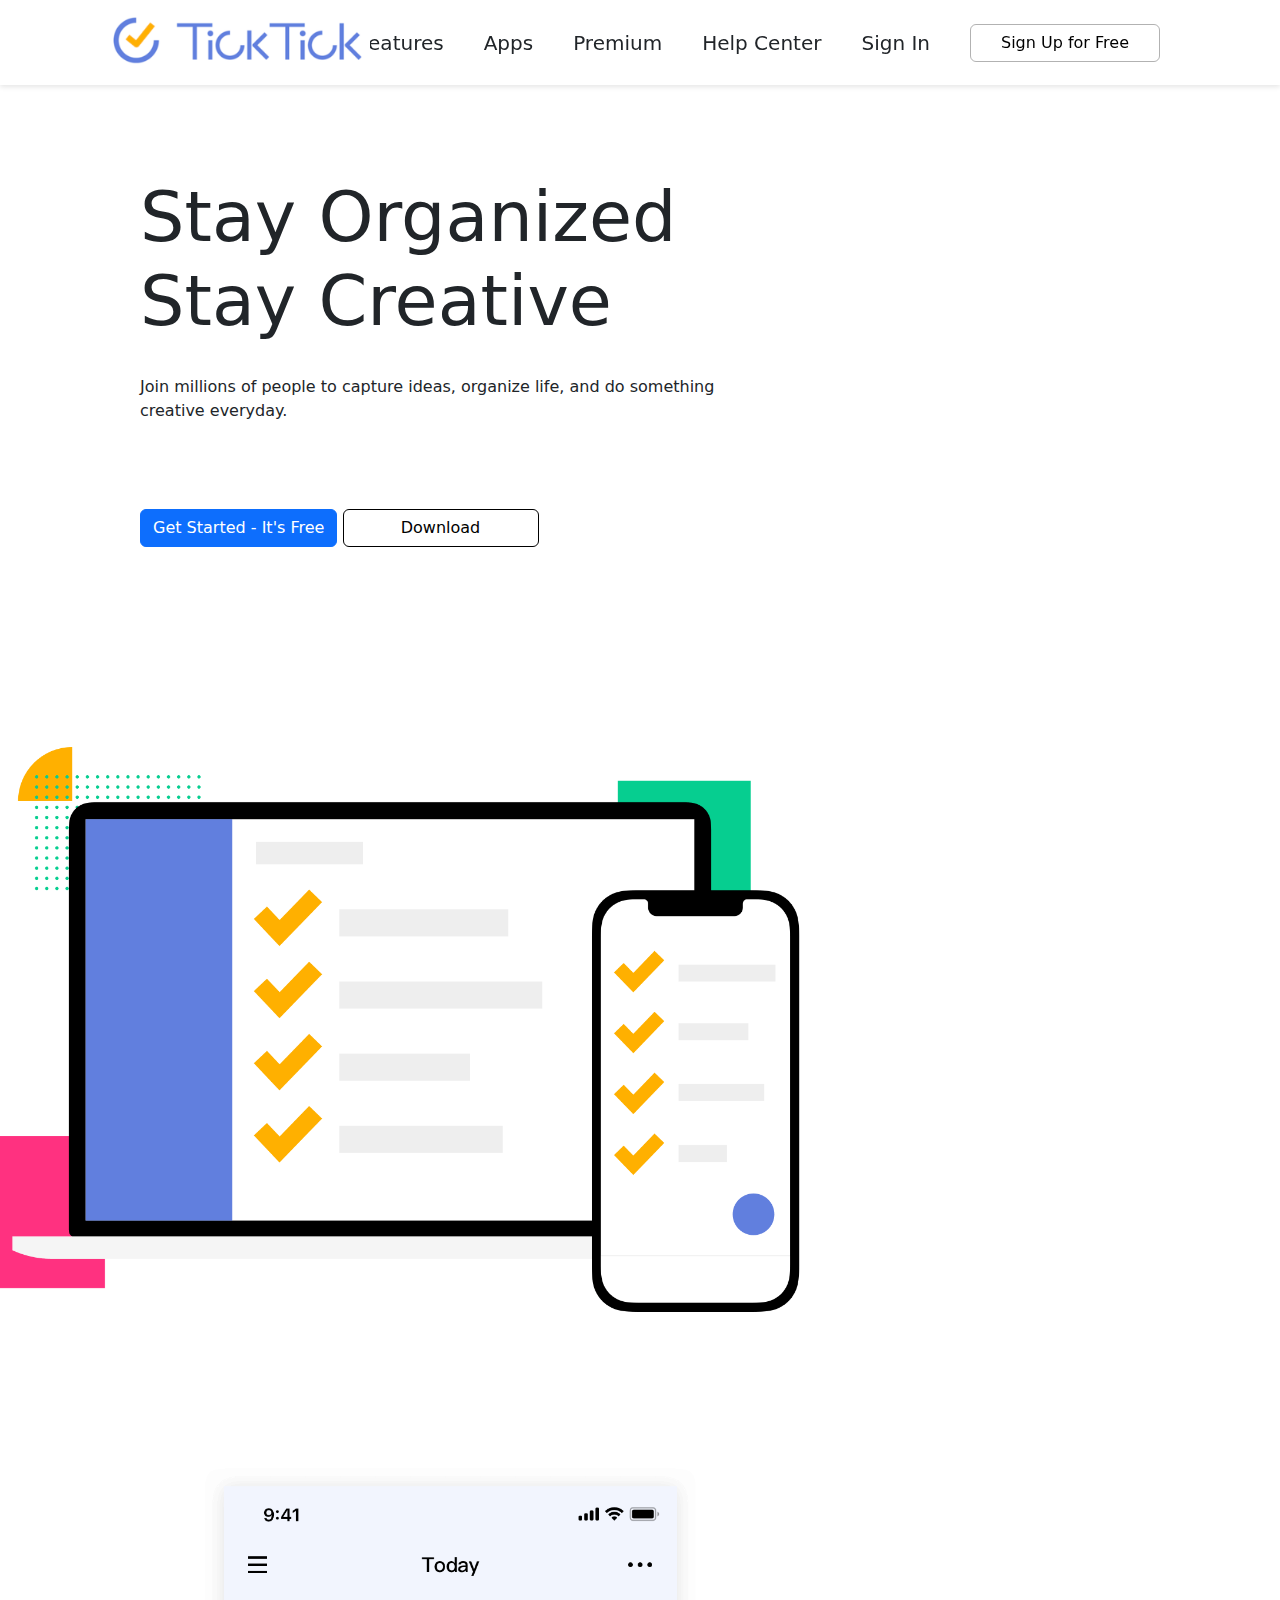
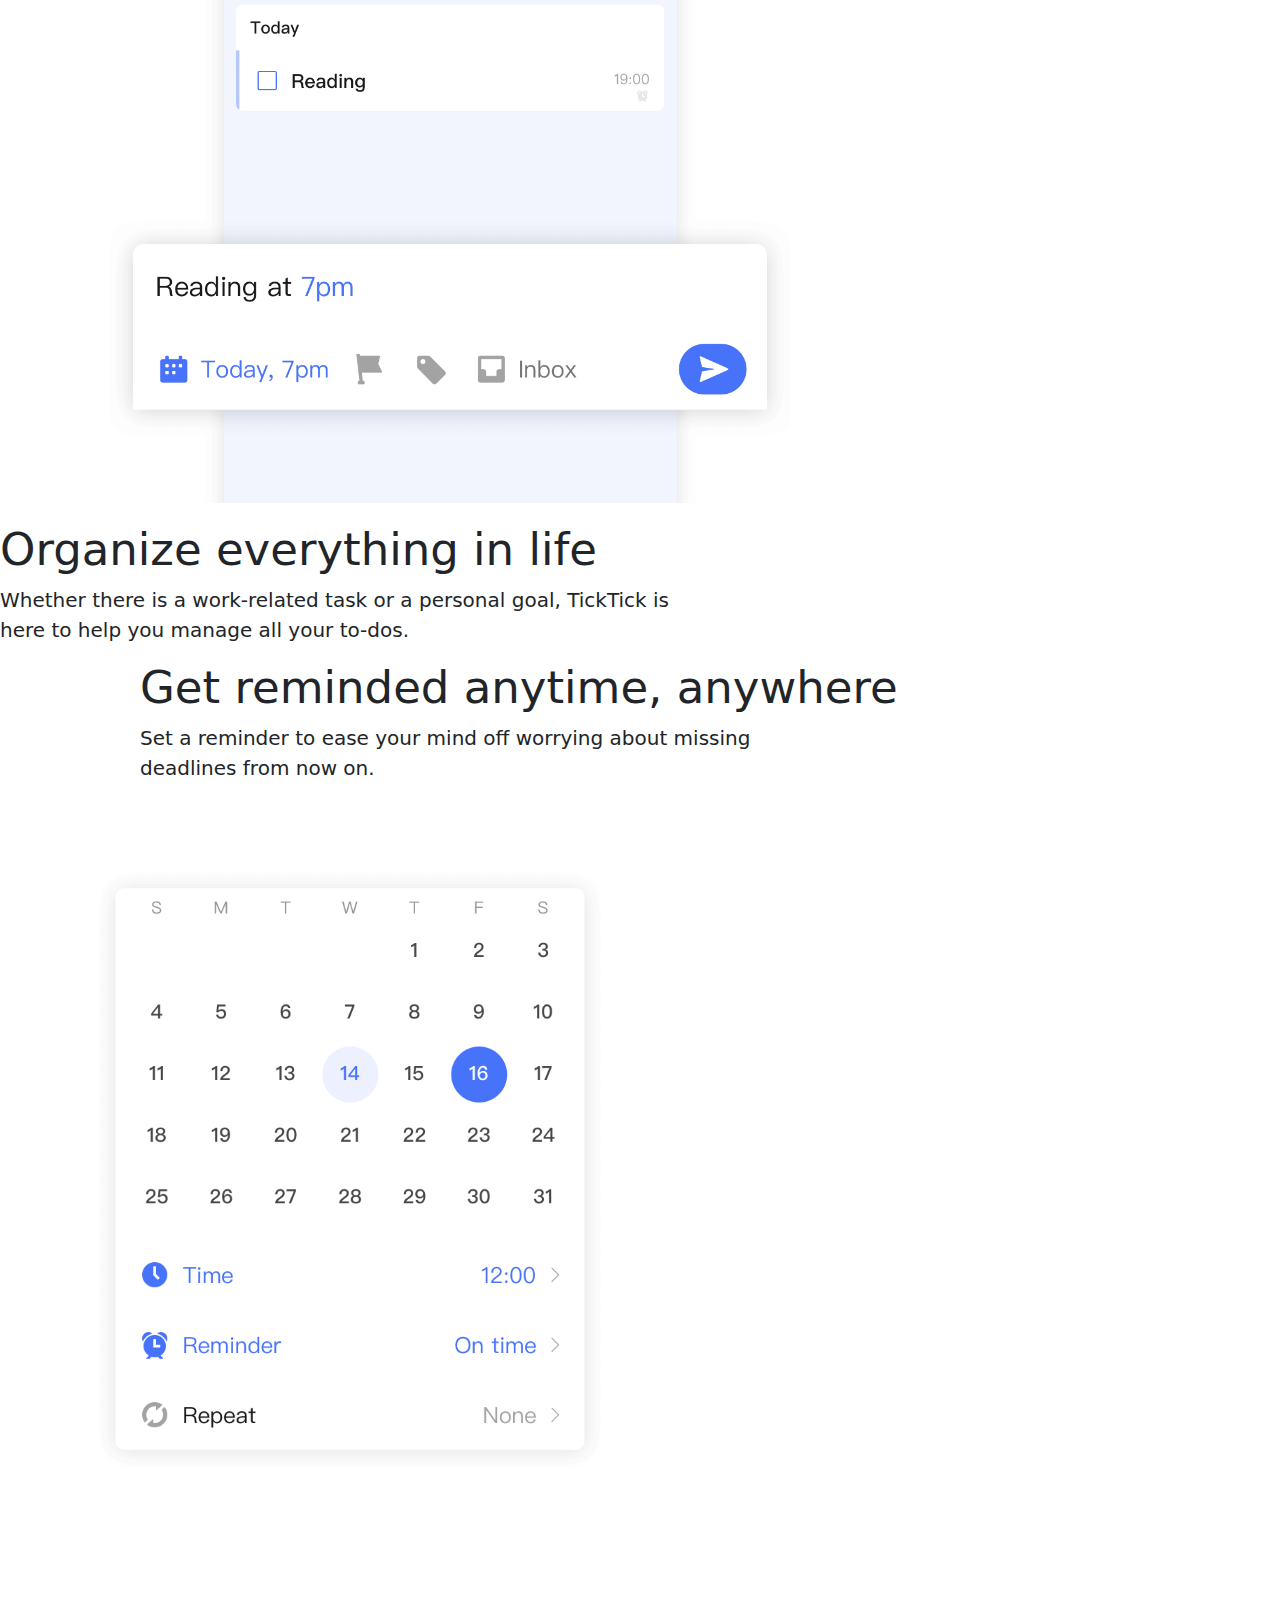
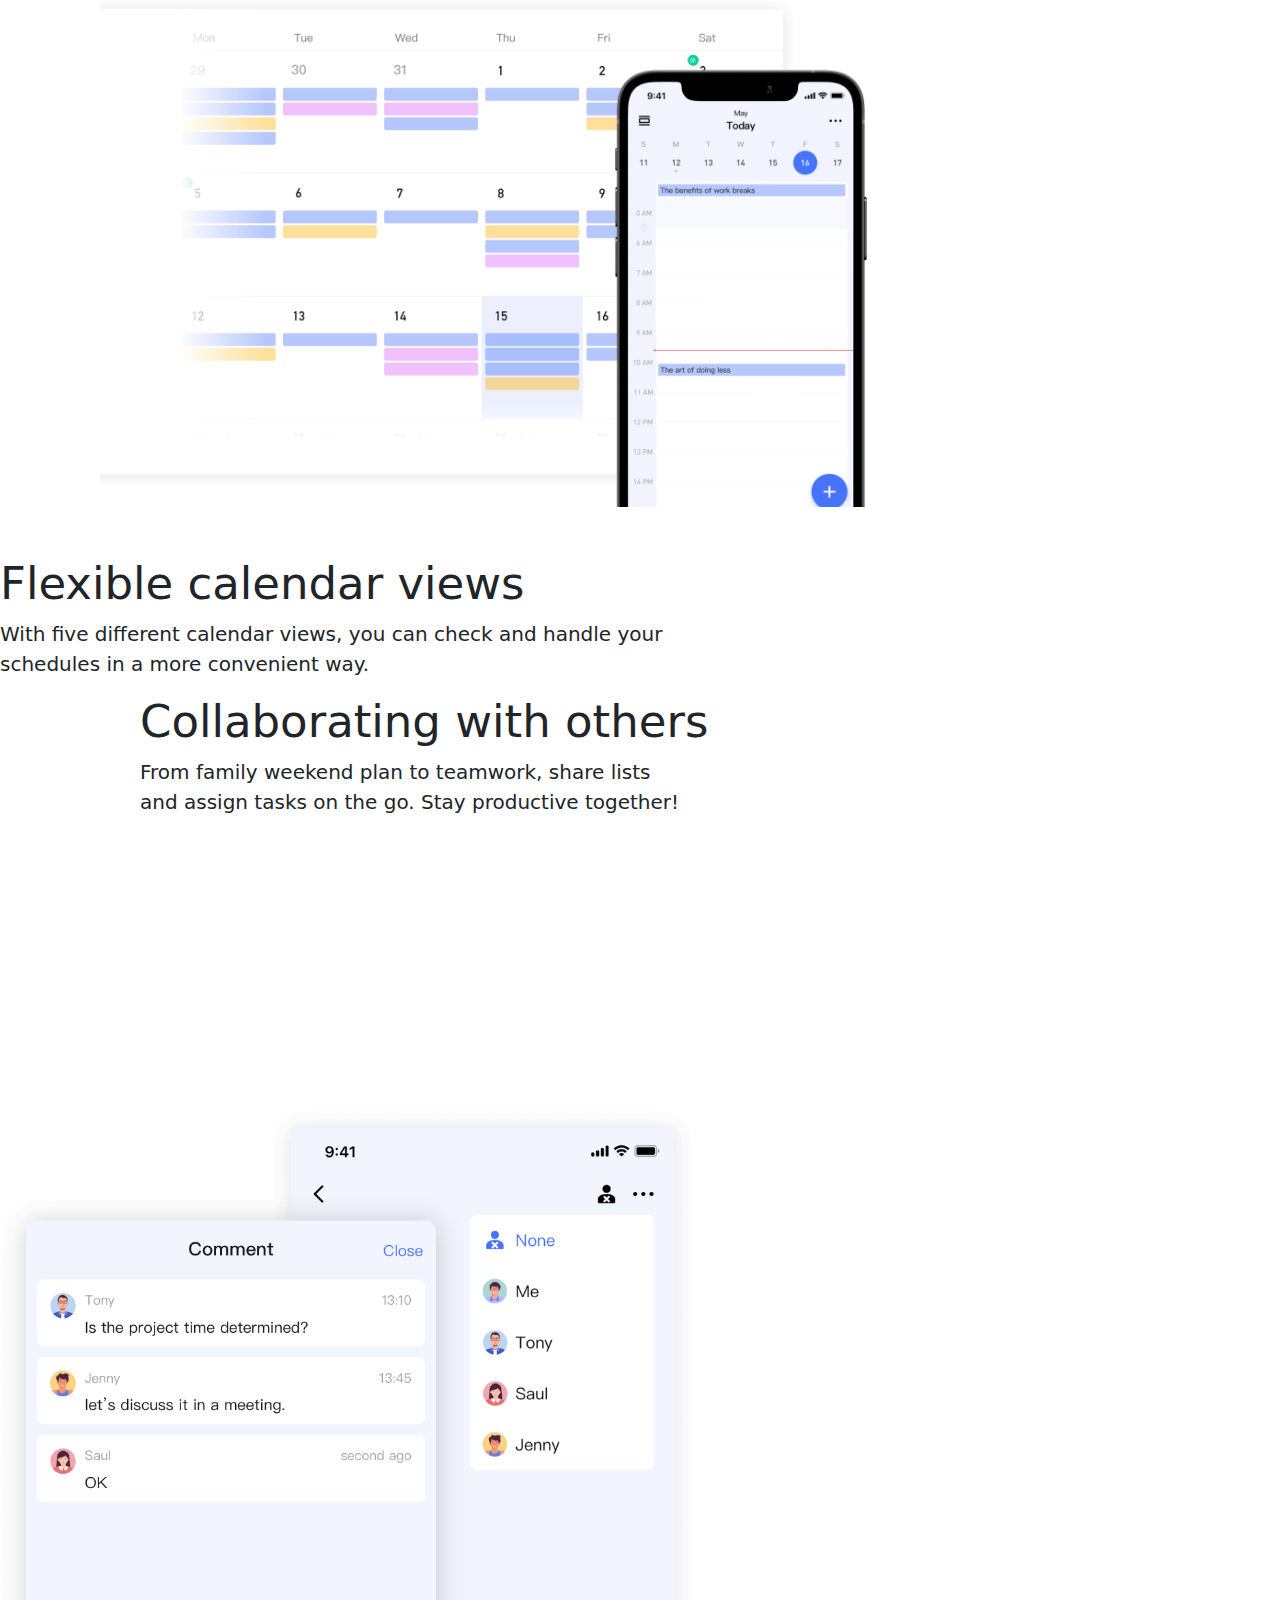
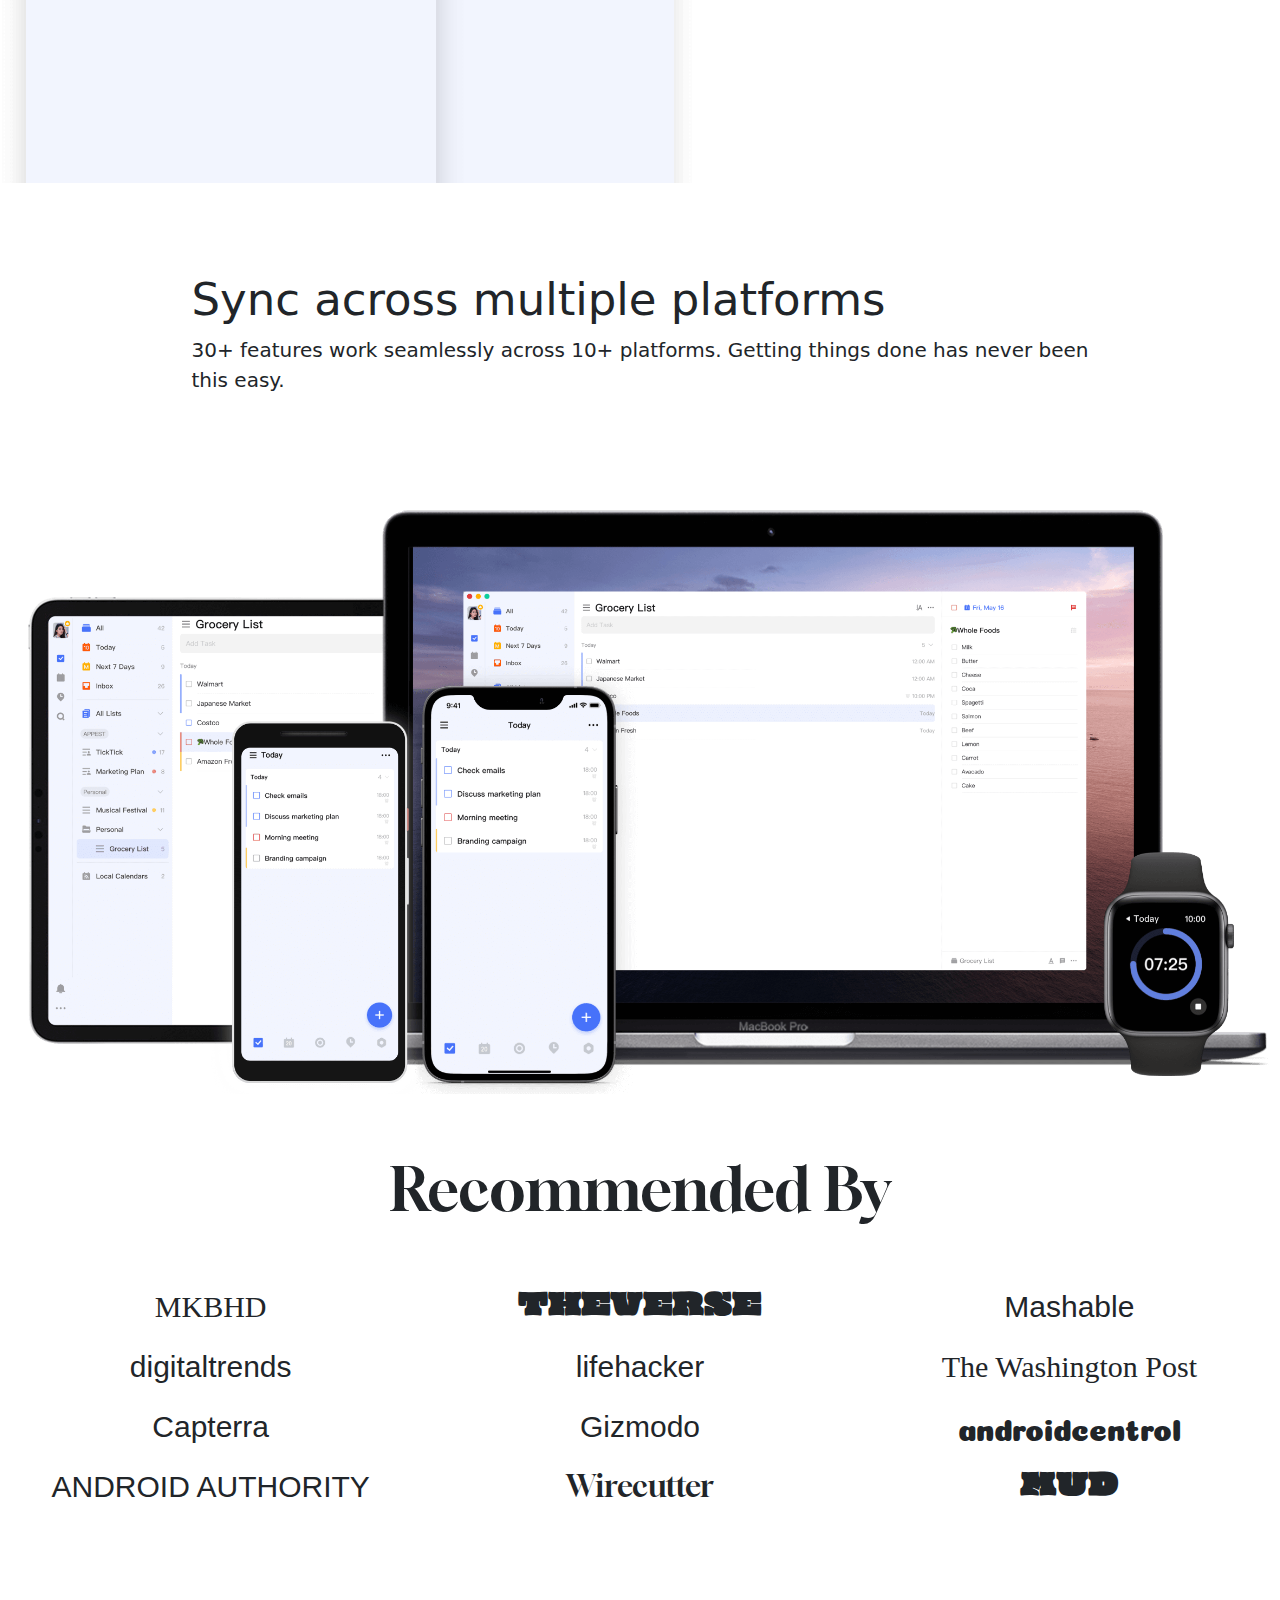
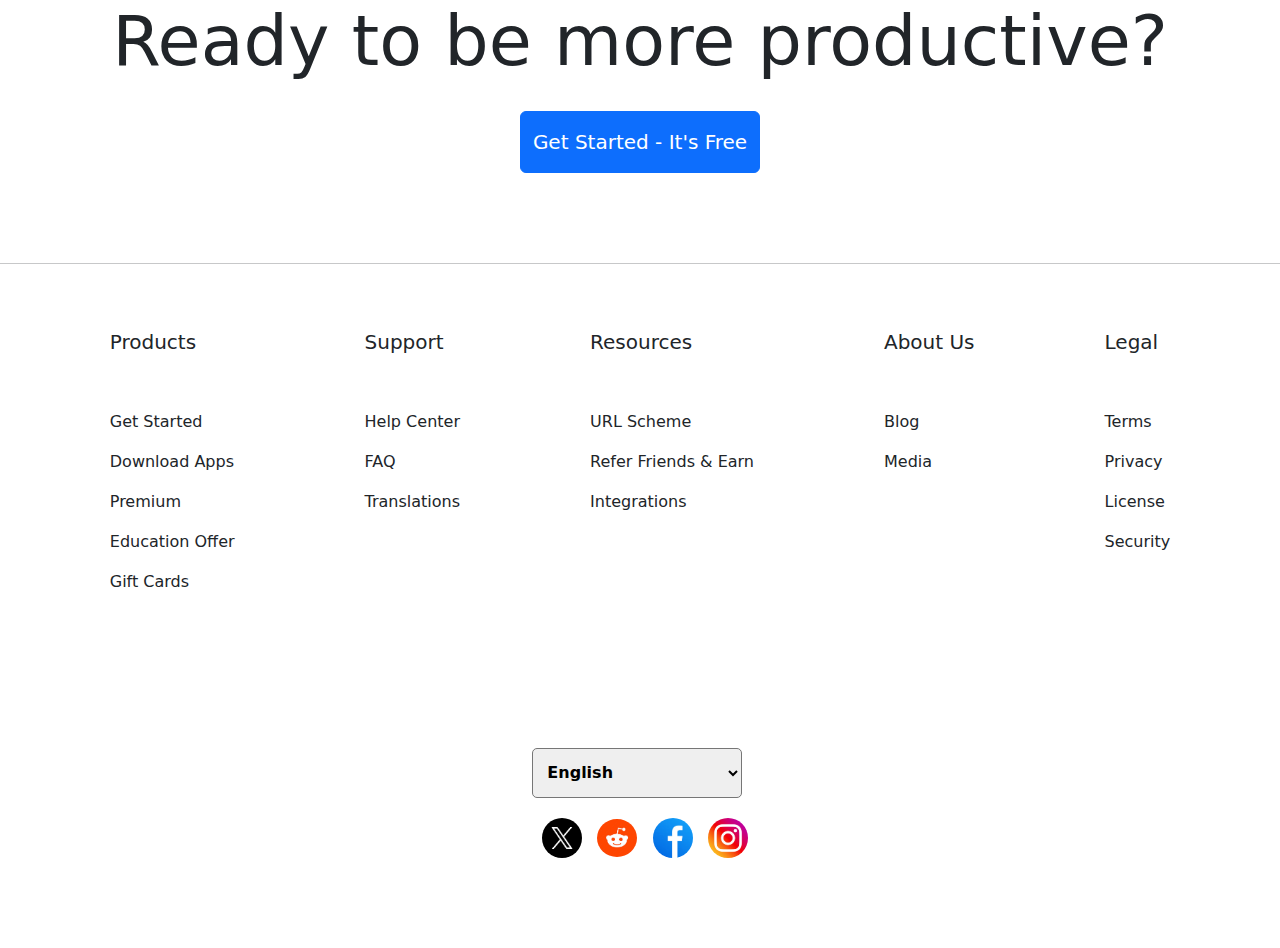
<file: index.html>
<!DOCTYPE html>
<html lang="en">
<head>
    <meta charset="UTF-8">
    <meta name="viewport" content="width=device-width, initial-scale=1.0">
    <title>TickTick</title>
    <link rel="stylesheet" href="style.css">
    <link href="https://cdn.jsdelivr.net/npm/bootstrap@5.3.3/dist/css/bootstrap.min.css" rel="stylesheet" integrity="sha384-QWTKZyjpPEjISv5WaRU9OFeRpok6YctnYmDr5pNlyT2bRjXh0JMhjY6hW+ALEwIH" crossorigin="anonymous">
    <style>
        @import url('https://fonts.googleapis.com/css2?family=Coiny&display=swap');
        @import url('https://fonts.googleapis.com/css2?family=Gloock&display=swap');
        @import url('https://fonts.googleapis.com/css2?family=Oi&display=swap');
        @import url('https://fonts.googleapis.com/css2?family=Black+Han+Sans&family=Oi&display=swap');
        @import url('https://fonts.googleapis.com/css2?family=Black+Han+Sans&family=Oi&family=Rubik+Mono+One&display=swap');
        @import url('https://fonts.googleapis.com/css2?family=Black+Han+Sans&family=Oi&family=Oleo+Script+Swash+Caps:wght@400;700&family=Rubik+Mono+One&display=swap');
    </style>
</head>
<body>
<!-- Title Body -->
    <div class="NavBar"  >
        <div ><img src="images/logo.png" alt="website logo"></div>
        <div>Features</div>
        <div>Apps</div>
        <div>Premium</div>
        <div>Help Center</div>
        <div>Sign In</div>
        <div style="margin-right: 120px;"><button  style="border: 1px solid rgba(0, 0, 0, 0.3);color:black; min-width: 190px; min-height: 27px" type="button" class="btn btn-outline-light">Sign Up for Free</button></div>
    </div>
    
<!-- Heading -->
    <div class="heading">
            <div class="head1">
                <h1>Stay Organized <br/>Stay Creative</h1>
                <br
                <p>Join millions of people to capture ideas, organize life, and do something <br/>creative everyday.</p> 
            <div class="btns">
                <a  href="login.html"><button style="min-width: 196px;min-height: 27px;" type="button" class="btn btn-primary">Get Started - It's Free</button></a>
                <button  style="border: 1px solid black;color:black; min-width: 196px; min-height: 27px" type="button" class="btn btn-outline-light">Download</button>
            </div>   
            </div>
            <div class="head2">
                <img class="imghead"src="images/header.png" alt="header image">
            </div>
    </div>

<!-- First sub heading -->
    <div class="headSub1">
        <div>
            <img src="images/feature-1.png" alt="feature 1">
        </div>
        <div >
            <h2 style="font-size: 45px;">
                Organize everything in life
            </h2>
            <p style="font-size: 20px;">
                Whether there is a work-related task or a personal goal, TickTick is <br>here to help you manage all your to-dos.
            </p>
        </div>

    </div>

<!-- Second sub heading -->
  <div class="headSub2">
        <div>
            <h2 style="font-size: 45px;margin-left: 140px;">
                Get reminded anytime, anywhere
            </h2>
            <p style="font-size: 20px;margin-left: 140px;">
                Set a reminder to ease your mind off worrying about missing <br/> deadlines from now on.
            </p>
        </div>    
        <div>
            <img src="images/feature-2.png" alt="feature 2">
        </div>
    </div>

<!-- Third sub heading -->
    <div class="headSub3">
        <div>
            <img src="images/feature-3.png" alt="feature 3">
        </div>
        <div >
            <h2 style="font-size: 45px;">
                Flexible calendar views
            </h2>
            <p style="font-size: 20px;">
                With five different calendar views, you can check and handle your <br>schedules in a more convenient way.  </p>
        </div>
    </div>

<!-- Fourth sub heading -->
    <div class="headSub4">
        <div>
            <h2 style="font-size: 45px;margin-left: 140px;">
                Collaborating with others
            </h2>
            <p style="font-size: 20px;margin-left: 140px;">
                From family weekend plan to teamwork, share lists <br>and assign tasks on the go. Stay productive together!  </p>
        </div>    
        <div>
            <img src="images/feature-4.png" alt="feature 4">
        </div>
    </div>

<!-- Fifth sub heading -->
    <div class="headSub5">
        <div >
            <h2 style="font-size: 45px;margine-left: 10px;">
                Sync across multiple platforms
            </h2>
            <p style="font-size: 20px;">
                30+ features work seamlessly across 10+ platforms. Getting things done has never been <br>this easy.  </p>
        </div>
        <div>
            <img src="images/feature-more.png" alt="feature more">
        </div>

    </div>

<!-- hidden para -->
    <!-- <div><p class="hiddenpara" style="display: none;font-family:Impact, Haettenschweiler, 'Arial Narrow Bold', sans-serif">This is hidden initially</p></div> -->
    <div class="recommendation">
        <div class="recommend" style="font-family: 'Gloock', cursive;">Recommended By</div>
        <div class="Refered">            
                <div class="1" style="font-size: 30px;font-family: 'Rubik+Mono+One', cursive;">MKBHD</div>
                <div class="2" style="font-size: 30px;font-color: Black+Han+Sans;font-family:Oi, cursive;">THEVERSE</div>
                <div class="3" style="font-size: 30px;font-family:'Franklin Gothic Medium', 'Arial Narrow', Arial, sans-serif">Mashable</div>
                <div class="4" style="font-size: 30px;font-family:'Gill Sans', 'Gill Sans MT', Calibri, 'Trebuchet MS', sans-serif">digitaltrends</div>
                <div class="5"style="font-size: 30px;font-family:'Lucida Sans', 'Lucida Sans Regular', 'Lucida Grande', 'Lucida Sans Unicode', Geneva, Verdana, sans-serif">lifehacker</div>
                <div class="6" style="font-size: 30px;font-family:'Times New Roman', Times, serif">The Washington Post</div>
                <div class="7" style="font-size: 30px;font-family:'Segoe UI', Tahoma, Geneva, Verdana, sans-serif">Capterra</div>
                <div class="8" style="font-size: 30px;font-family:'Trebuchet MS', 'Lucida Sans Unicode', 'Lucida Grande', 'Lucida Sans', Arial, sans-serif">Gizmodo</div>
                <div class="9" style="font-size: 30px ; font-family: 'Coiny', cursive;">androidcentrol</div>
                <div class="10" style="font-size: 30px;font-family:Impact, Haettenschweiler, 'Arial Narrow Bold', sans-serif">ANDROID AUTHORITY</div>
                <div class="11" style="font-size: 30px;font-family: 'Gloock', cursive;">Wirecutter</div>    
                <div class="12" style="font-size: 30px;font-family: 'Oi', cursive;">MUD</div>                    </div>
    </div>

<!-- sisxt sub heading -->
    <div class="headSub6">
        <div >
            <h2 style="font-size: 70px;">
                Ready to be more productive?
            </h2>
        </div>
        <div>
            <button style="min-width: 230px;min-height: 30px;padding-top: 15px;padding-bottom: 15px;font-size: 20px" type="button" class="btn btn-primary">Get Started - It's Free</button>
        </div>
    </div>
<hr/>
<!-- Footer -->
    <div class="footer">
        <div class="foot1">
            <p><h5>Products</h5><br/>
                Get Started<br/>
                Download Apps<br/>
                Premium<br/>
                Education Offer<br/>
                Gift Cards<br/>
            </p>
        </div>
        <div class="foot2">
            <p><h5>Support</h5><br/>
                Help Center<br/>
                FAQ<br/>
                Translations<br/>
            </p>
        </div>
        <div class="foot3">
            <p><h5>Resources</h5><br/>
                URL Scheme<br/>
                Refer Friends & Earn<br/>
                Integrations<br/>
            </p>
        </div>
        <div class="foot4">
            <p><h5>About Us</h5><br/>
                Blog<br/>
                Media<br/>
            </p>
        </div>
        <div class="foot5">
        <p><h5>Legal</h5><br/>
            Terms<br/>
            Privacy<br/>
            License<br/>
            Security<br/>
        </p>
        </div>
        <div class="foot6">
            <div>
                <select id="language-picker" onchange="setLanguage()" style="font-weight: bold;">
                    <option value="en">English</option>
                    <option value="es">Spanish</option>
                    <option value="fr">French</option>
                    <option value="de">German</option>
                </select>
            </div>
            <div class="logo">
                <img src="images/xlogo 2.png" alt="x logo">
                <img src="images/reddit logo1.png" alt="reddit logo">
                <img src="images/fb1.png" alt="facebook logo">
                <img src="images/instagram1.png" alt="instagram logo">
            </div>             
        </div>
    </div>

    

</body>
</html>
</file>
<file: style.css>
.NavBar {
    display: flex;
    flex-direction: row;
    justify-content: end;
    gap: 40px;
    font-size: 20px;
    margin-right: 120px; /* Right margin set to 120px */
    height: 85px;
    align-items: center; /* Vertical align */
    align-content: center; /* Vertical align */
    position: sticky;
    top: 0; /* Sticks to the top when scrolled to */
    background-color: #fff;
    z-index: 1000;
    box-shadow: 0 2px 5px rgba(0, 0, 0, 0.1); /* Optional */
    width: 100%;
}

.NavBar img{
    width: 280px;
    position: absolute;
    left: 90px;
    top:5px;
}

/* Heading */
.heading{
    display:flex;
    flex-direction:row;
    flex-wrap: wrap;
    flex-grow:row ; 
    gap: 20px;
    align-items: center;/* vertical align */
    align-content: center;/* vertical align */
}
.head1{
    order: 1;
    margin-top: 90px;
    margin-bottom: 90px;
    margin-left: 140px;
}
.head2{
    order: 2;
    margin-top: 90px;
    margin-bottom: 90px;
}
.imghead {
    width: 100%;  /* Ensures the image takes up 100% of its container */
    max-width: 800px;  /* Sets the maximum width of the image */
    min-width: 170px;  /* Sets the minimum width of the image */
    height: auto;  /* Keeps the aspect ratio of the image */
}
.head1 h1{
    font-size: 70px;
}
.head1 p{
    padding-top: 70px;
    padding-top: 70px;
    font-size: 35px;
}

/* First sub heading */
.headSub1{
    display:flex;
    flex-direction:row;
    flex-wrap: wrap;
    flex-grow:row ; 
    gap: 20px;
    align-items: center;/* vertical align */
    align-content: center;/* vertical align */
}
.headSub1 img{
    margin-left: 100px;
    max-width: 700px;
    min-width: 200px;
    height: auto;
    width: 100%;
}

/* Second sub heading */
.headSub2{
    display:flex;
    flex-direction:row;
    flex-wrap: wrap;
    flex-grow:row ; 
    gap: 20px;
    align-items: center;/* vertical align */
    align-content: center;/* vertical align */
}
.headSub2 img{
    width: 700px;
}

/* third sub heading */
.headSub3{
    display:flex;
    flex-direction:row;
    flex-wrap: wrap;
    flex-grow:row ; 
    gap: 50px;
    align-items: center;/* vertical align */
    align-content: center;/* vertical align */
}
.headSub3 img{
    margin-left: 100px;
    width: 800px;
}

/* Fourth sub heading */
.headSub4{
    display:flex;
    flex-direction:row;
    flex-wrap: wrap;
    flex-grow:row ; 
    gap: 200px;
    align-items: center;/* vertical align */
    align-content: center;/* vertical align */
}
.headSub4 img{
    width: 700px;
}

/* Fifth sub heading */
.headSub5{
    margin-top: 90px;
    display:flex;
    flex-direction:column;
    flex-wrap: wrap;
    flex-grow:column ; 
    gap: 70px;
    align-items: center;/* vertical align */
    align-content: center;/* vertical align */
}
.headSub5 img{
    width: 1300px;
}

/* Recommendation */
.recommendation{
    margin-top: 50px;
    margin-bottom: 50px;
}
.recommend{
    text-align: center;
    margin-bottom: 50px;
    font-size: 60px;
}
.Refered{
display: grid;
/* grid-template-rows: 2fr 1fr 1fr 1fr 1fr 2fr; */
grid-template-columns: 1fr 1fr 1fr ;
column-gap: 8px;
row-gap: 15px; 
justify-items: center;
margin-bottom: 30px;
}
.hiddenpara{
    text-align: center;
}

/* sixth sub heading */
.headSub6{
    margin-top: 90px;
    margin-bottom: 90px;
    display:flex;
    flex-direction:column;
    flex-wrap: wrap;
    flex-grow:column ; 
    gap: 20px;
    align-items: center;/* vertical align */
    align-content: center;/* vertical align */
}

/*footer */
.footer{
    margin-top: 50px;
    margin-bottom: 90px;
    display:flex;
    flex-direction:row;
    flex-wrap: wrap;
    flex-grow:row ; 
    justify-content: center;
    gap: 130px;
}
.foot1{
    line-height: 40px;
}
.foot2{
    line-height: 40px;
}
.foot3{
    line-height: 40px;
}
.foot4{
    line-height: 40px;
}
.foot5{
    line-height: 40px;
}
#language-picker{
    width: 210px;
    height: 50px;
    padding-left: 10px;
    border-radius: 5px;
}
.foot6>.logo>img{
    margin-left: 10px;
    margin-top: 20px;
    width: 40px;
    border-radius: 50%;
    
}
</file>
